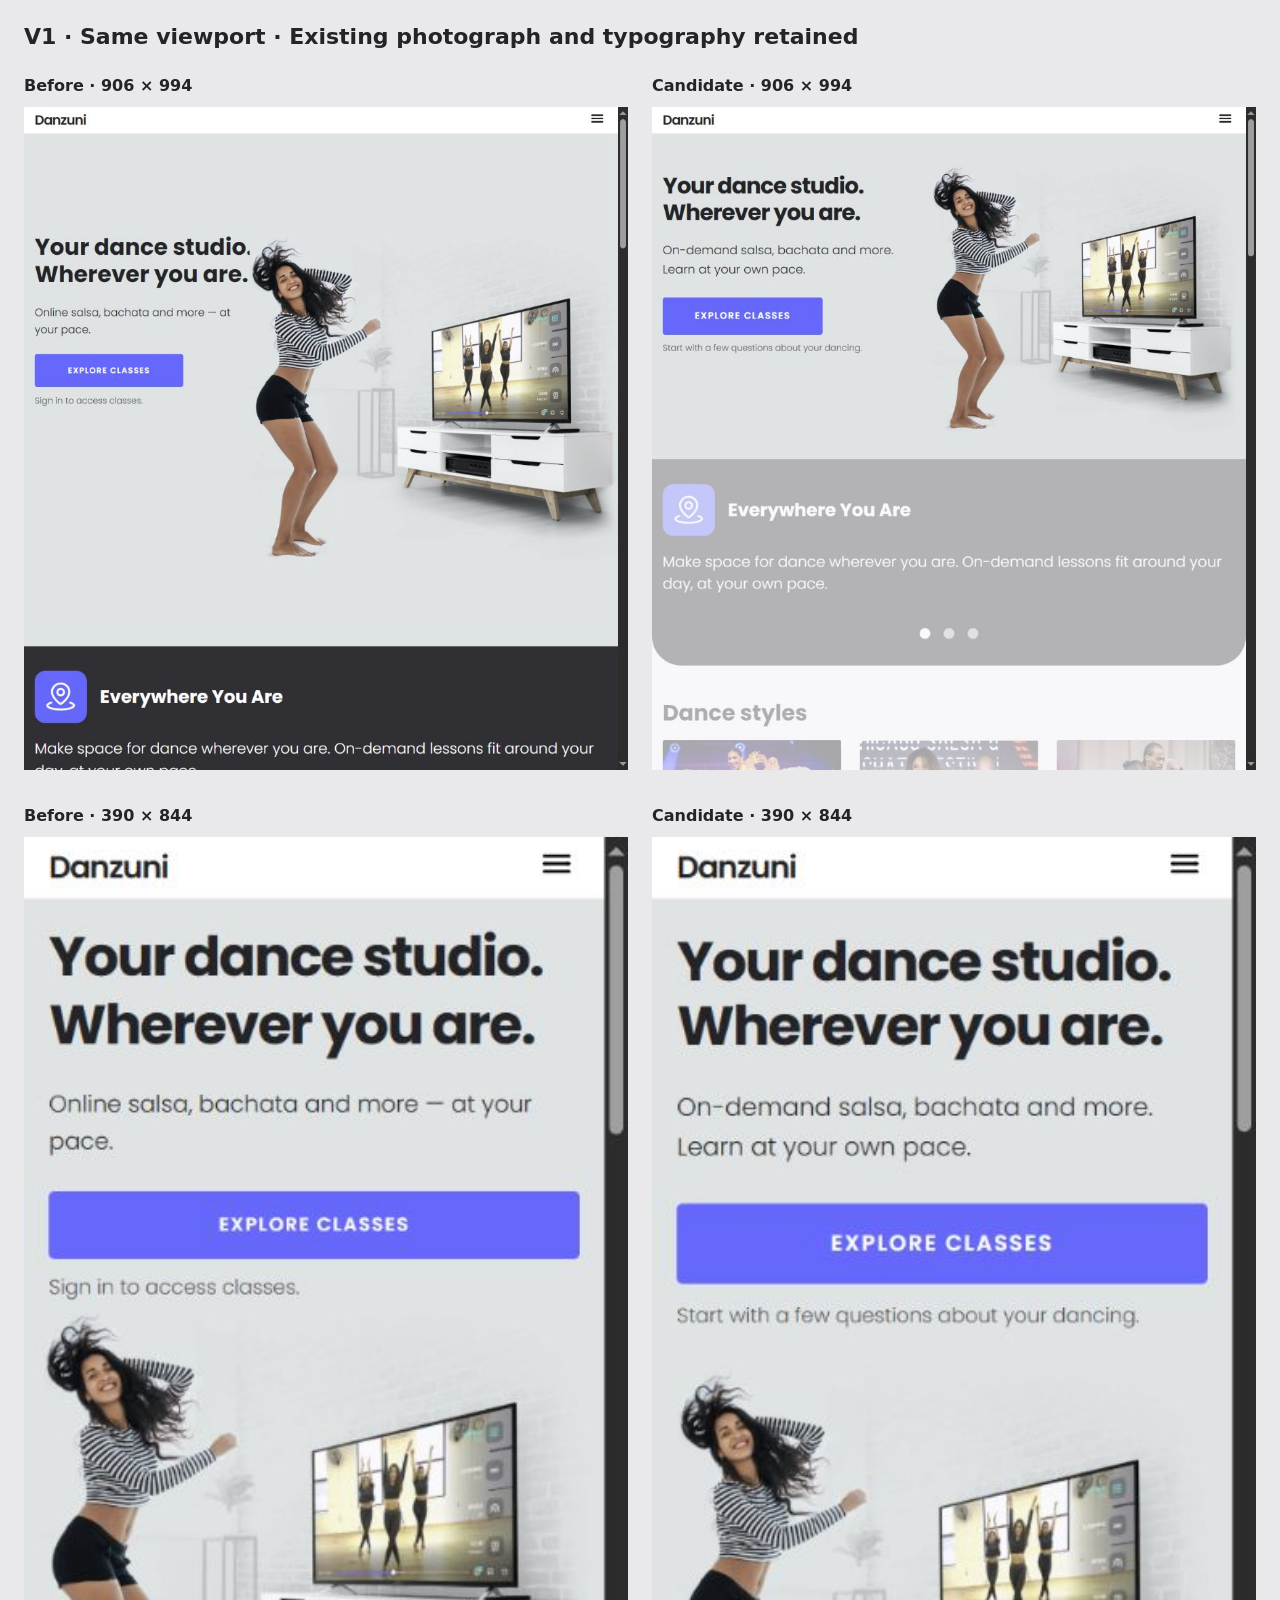
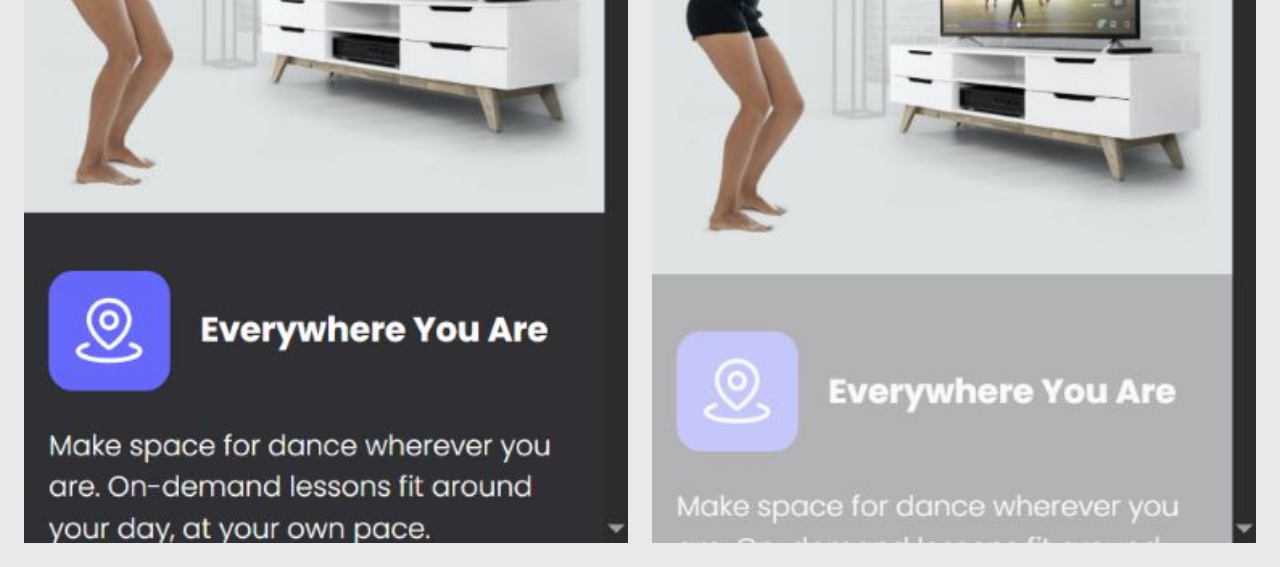
<file: docs/hero-onboarding-publication-20260909/comparison.html>
<!doctype html><html lang="en"><meta charset="utf-8"><meta name="viewport" content="width=device-width"><title>Hero: observed baseline / scoped correction</title><style>body{margin:24px;background:#e9e9ec;color:#242428;font:16px system-ui}main{display:grid;grid-template-columns:1fr 1fr;gap:24px}figure{margin:0}img{width:100%;height:auto;display:block}figcaption{padding:12px 0;font-weight:600}h1{font-size:22px}</style><h1>V1 · Same viewport · Existing photograph and typography retained</h1><main><figure><figcaption>Before · 906 × 994</figcaption><img src="before-v1-906.jpg" alt="Published hero before correction"></figure><figure><figcaption>Candidate · 906 × 994</figcaption><img src="local-v1-906.jpg" alt="Corrected text and image spacing"></figure><figure><figcaption>Before · 390 × 844</figcaption><img src="before-v1-390.jpg" alt="Published mobile hero"></figure><figure><figcaption>Candidate · 390 × 844</figcaption><img src="local-v1-390.jpg" alt="Mobile candidate with the onboarding destination and explanatory note"></figure></main></html>
</file>
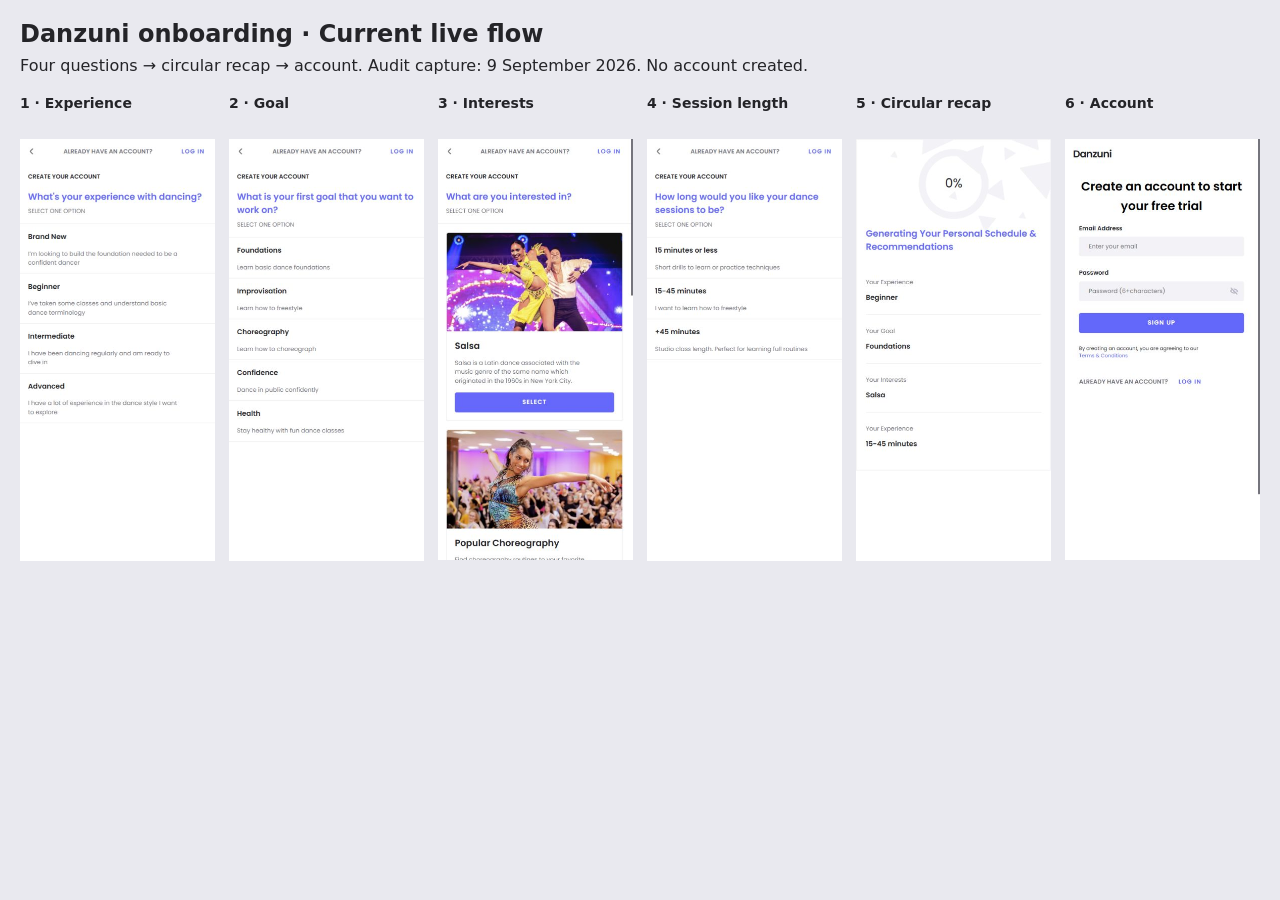
<file: docs/onboarding-audit-20260909/overview.html>
<!doctype html><html lang="en"><meta charset="utf-8"><meta name="viewport" content="width=device-width"><title>Danzuni onboarding — observed steps</title><style>body{margin:20px;background:#e9e9ef;color:#242428;font:16px system-ui}h1{font-size:24px;margin:0 0 8px}p{margin:0 0 20px}main{display:grid;grid-template-columns:repeat(6,1fr);gap:14px}figure{margin:0}figcaption{height:44px;font-size:14px;font-weight:600}img{display:block;width:100%;height:auto}</style><h1>Danzuni onboarding · Current live flow</h1><p>Four questions → circular recap → account. Audit capture: 9 September 2026. No account created.</p><main><figure><figcaption>1 · Experience</figcaption><img src="01-experience.jpg" alt="Experience choices"></figure><figure><figcaption>2 · Goal</figcaption><img src="02-goal.jpg" alt="Goal choices"></figure><figure><figcaption>3 · Interests</figcaption><img src="03-styles.jpg" alt="Dance style cards"></figure><figure><figcaption>4 · Session length</figcaption><img src="04-goal-days.jpg" alt="Preferred class duration"></figure><figure><figcaption>5 · Circular recap</figcaption><img src="05-recap-start.jpg" alt="Actual current circular recap"></figure><figure><figcaption>6 · Account</figcaption><img src="06-account.jpg" alt="Unsubmitted signup form"></figure></main></html>
</file>
